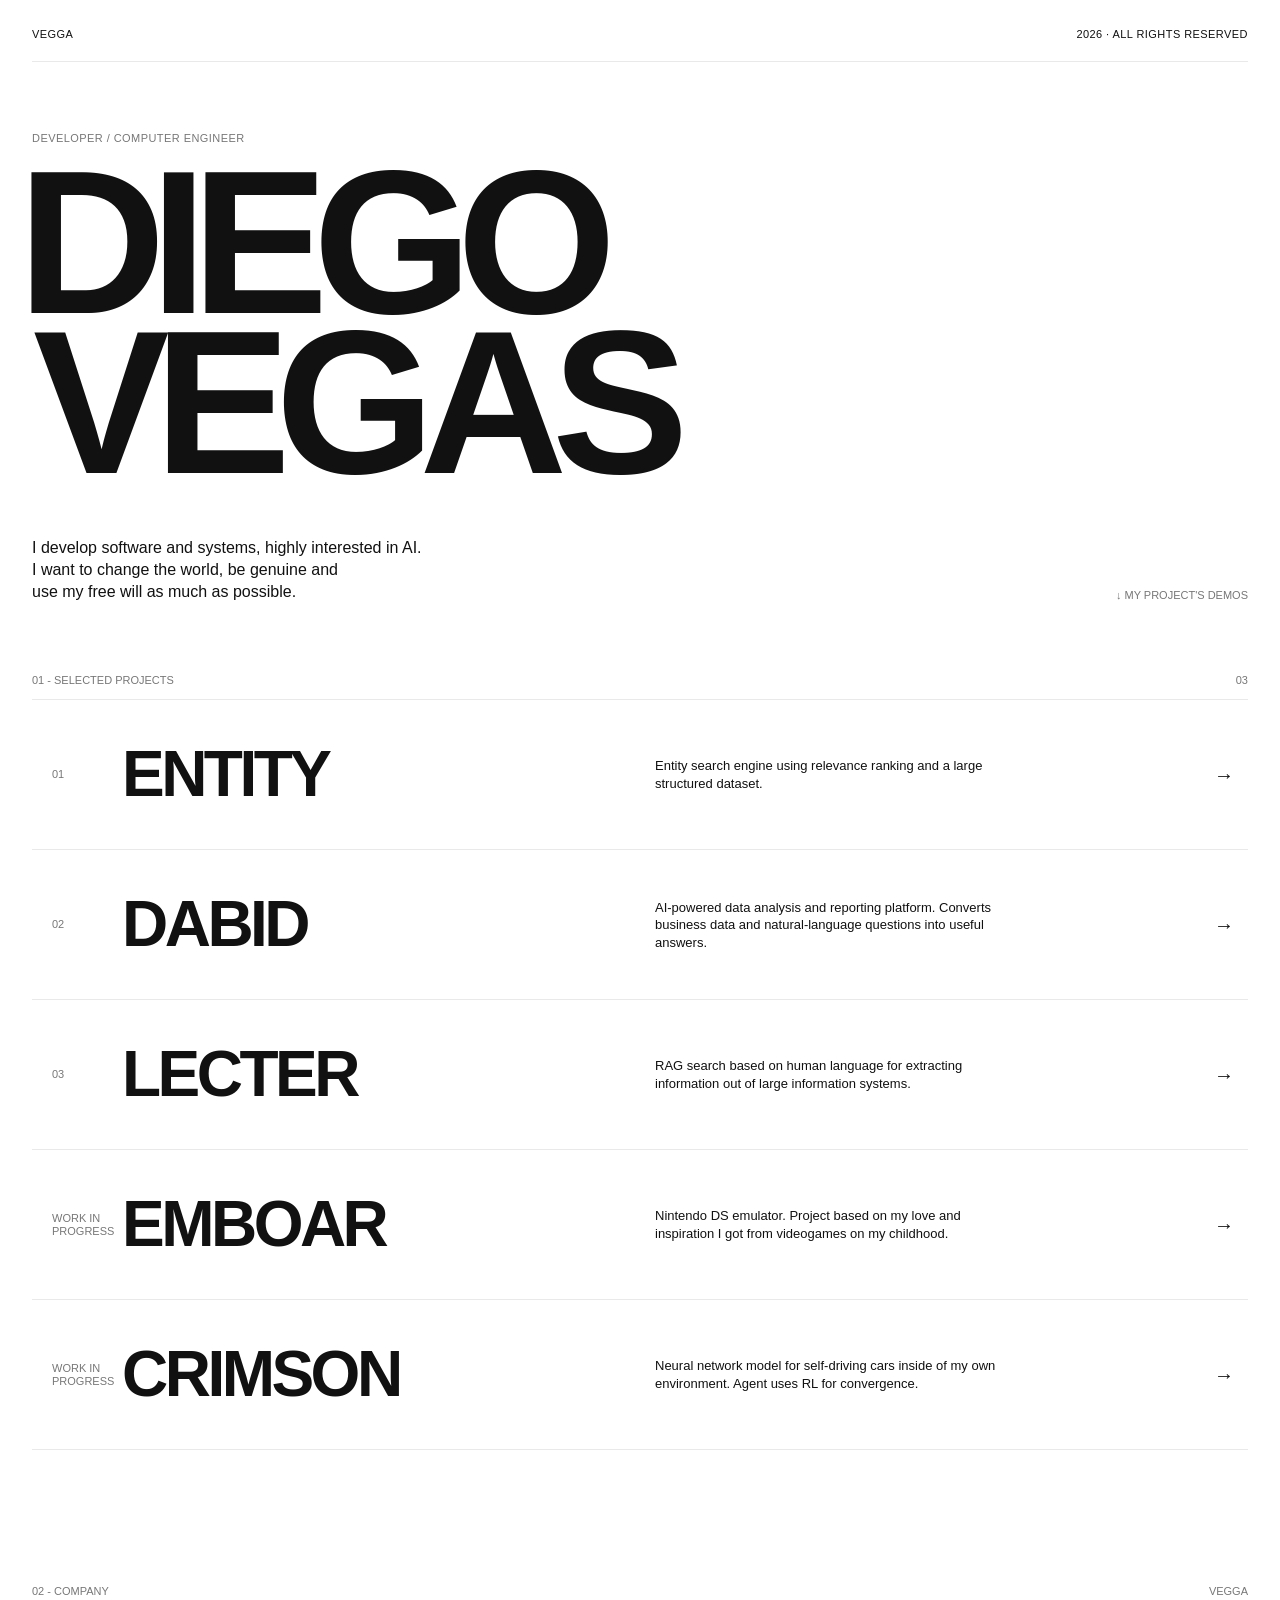
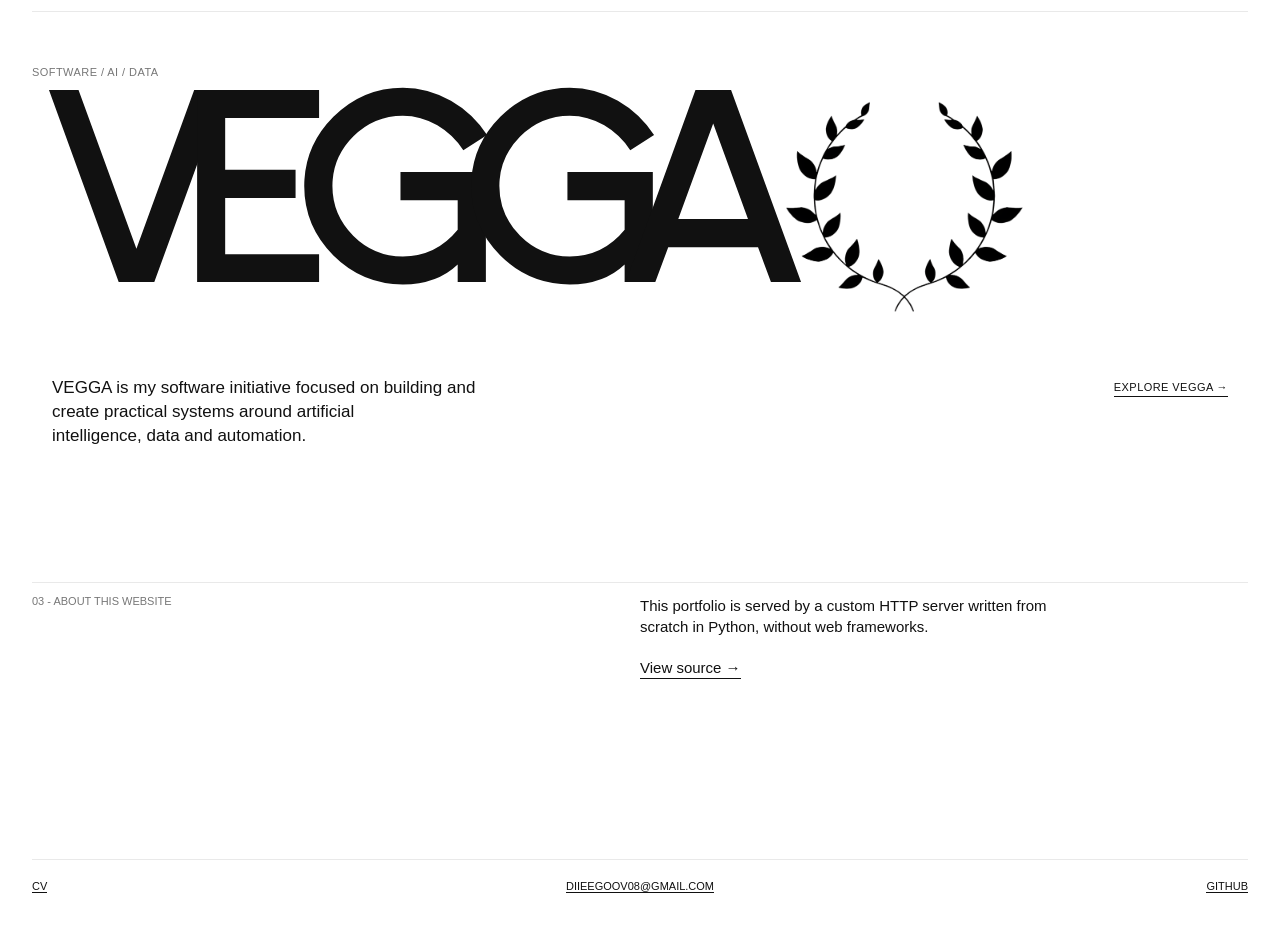
<file: index.html>
<!DOCTYPE html>
<html lang="es">
<head>
    <meta charset="UTF-8">
    <meta name="viewport" content="width=device-width, initial-scale=1.0">

    <title>Diego Vegas | Portfolio</title>

    <link rel="stylesheet" href="style.css">
    <link rel="icon" type="image/x-icon" href="resources/icono/favicon.ico">
</head>

<body>

<main>

    <nav class="topbar">
        <div class="topbar-left">
            <span>VEGGA</span>
        </div>

        <div class="topbar-right">
            2026 · ALL RIGHTS RESERVED
        </div>
    </nav>

    <header class="hero">

        <div class="hero-label">
            Developer / Computer Engineer
        </div>

        <h1>
            DIEGO<br>
            <span class="vegas-title">VEGAS</span>
        </h1>

        <div class="hero-bottom">

            <p class="hero-description">
                I develop software and systems, highly interested in AI.<br>
                I want to change the world, be genuine and<br>
                use my free will as much as possible.
            </p>

            <div class="scroll-label">
                ↓ My project's demos
            </div>

        </div>

    </header>

    <section class="projects-section">

        <div class="section-header">
            <span>01 - Selected projects</span>
            <span>03</span>
        </div>

        <div class="projects">

            <a class="project" href="entity">

                <span class="project-number">
                    01
                </span>

                <span class="project-name">
                    ENTITY
                </span>

                <span class="project-description">
                    Entity search engine using relevance ranking
                    and a large structured dataset.
                </span>

                <span class="project-arrow">
                    →
                </span>

            </a>


            <a class="project" href="dabid">

                <span class="project-number">
                    02
                </span>

                <span class="project-name">
                    DABID
                </span>

                <span class="project-description">
                    AI-powered data analysis and reporting platform.
                    Converts business data and natural-language
                    questions into useful answers.
                </span>

                <span class="project-arrow">
                    →
                </span>

            </a>


            <a class="project" href="lecter">

                <span class="project-number">
                    03
                </span>

                <span class="project-name">
                    LECTER
                </span>

                <span class="project-description">
                    RAG search based on human language for extracting
                    information out of large information systems.
                </span>

                <span class="project-arrow">
                    →
                </span>

            </a>


            <a class="project" href="emboar">

                <span class="project-number">
                    WORK IN<br>
                    PROGRESS
                </span>

                <span class="project-name">
                    EMBOAR
                </span>

                <span class="project-description">
                    Nintendo DS emulator. Project based on my love
                    and inspiration I got from videogames on my childhood.
                </span>

                <span class="project-arrow">
                    →
                </span>

            </a>


            <a class="project" href="crimson">

                <span class="project-number">
                    WORK IN<br>
                    PROGRESS
                </span>

                <span class="project-name">
                    CRIMSON
                </span>

                <span class="project-description">
                    Neural network model for self-driving cars inside
                    of my own environment. Agent uses RL for convergence.
                </span>

                <span class="project-arrow">
                    →
                </span>

            </a>

        </div>

    </section>

    <section class="vegga-section">

        <div class="section-header">
            <span>02 - Company</span>
            <span>VEGGA</span>
        </div>

        <div class="vegga-main">

            <div class="vegga-label">
                SOFTWARE / AI / DATA
            </div>

            <div class="vegga-title-row">

                <h2>
                    VEGGA
                </h2>

                <img
                    class="vegga-logo"
                    src="resources/logos/logo_negro.png"
                    alt="VEGGA logo"
                >

            </div>

            <div class="vegga-bottom">

                <p class="vegga-description">
                    VEGGA is my software initiative focused on
                    building and create practical systems around artificial<br>
                    intelligence, data and automation.
                </p>

                <div class="vegga-link">
                    <a href="vegga">
                        EXPLORE VEGGA →
                    </a>
                </div>

            </div>

        </div>

    </section>

    <section class="server-section">

        <div class="server-label">
            03 - About this website
        </div>

        <div class="server-text">

            This portfolio is served by a custom HTTP server
            written from scratch in Python, without web frameworks.

            <br>

            <a href="https://github.com/kkuntav/portfolio">
                View source →
            </a>

        </div>

    </section>

    <footer>

        <div>
            <a href="resources/cv/CurriculumVegasDiego.pdf" target="_blank">
                CV
            </a>
        </div>

        <div class="center">
            <a href="mailto:diieegoov08@gmail.com">
                diieegoov08@gmail.com
            </a>
        </div>

        <div class="right">
            <a href="https://github.com/kkuntav">
                GITHUB
            </a>
        </div>

    </footer>

</main>

</body>
</html>
</file>
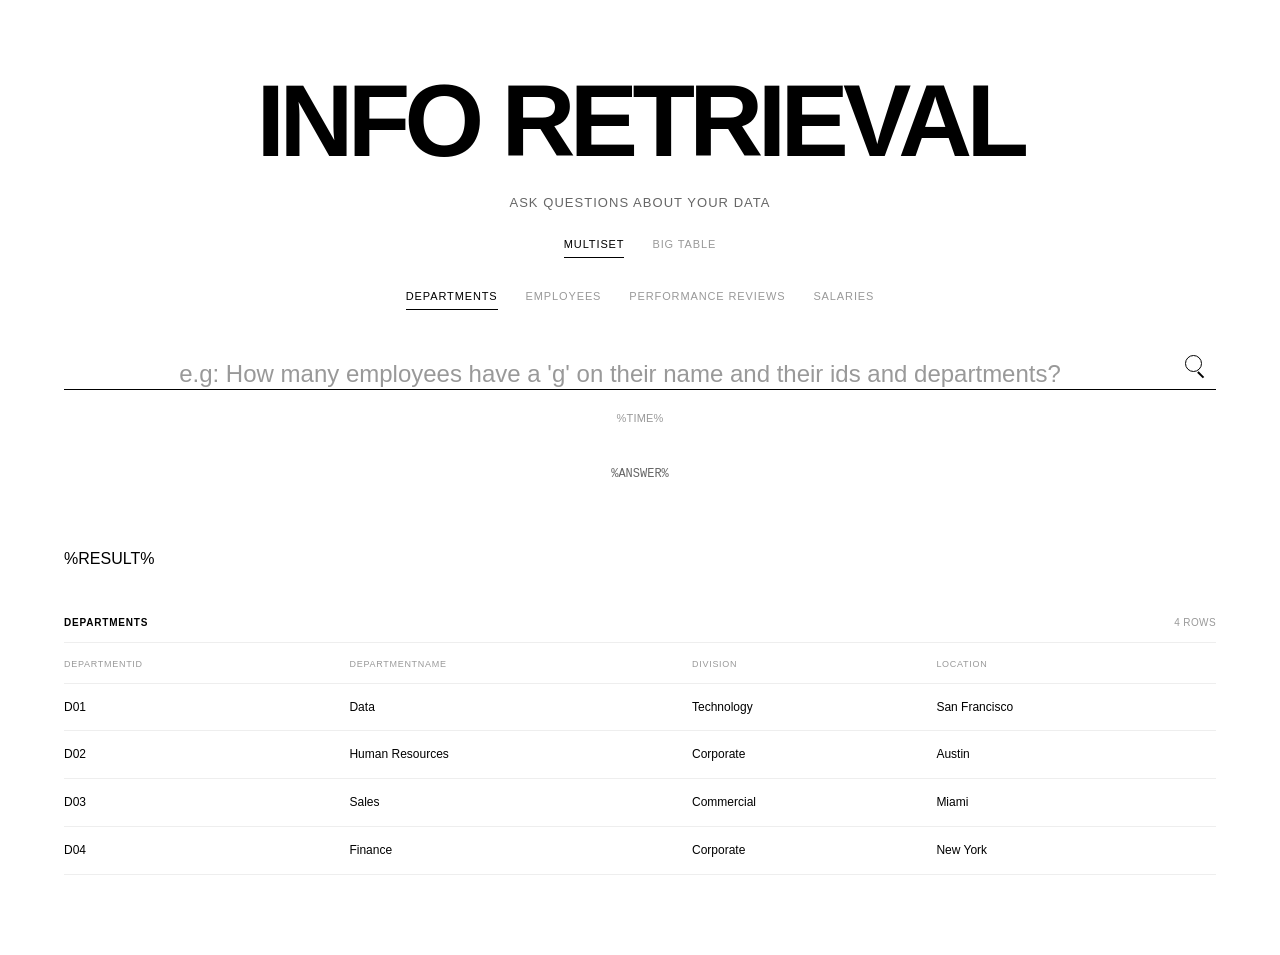
<file: dabid/index.html>
<!DOCTYPE html>
<html lang="en">

<head>

    <meta charset="UTF-8">
    <meta name="viewport" content="width=device-width, initial-scale=1.0">

    <title>VEGGA | DABID</title>

    <link rel="stylesheet" href="/dabid/style.css">
    <link rel="icon" type="image/x-icon" href="resources/icono/favicon.ico">


</head>

<body>

<main>

    <h1>INFO RETRIEVAL</h1>

    <h2>ASK QUESTIONS ABOUT YOUR DATA</h2>


    <!-- DATA MODE -->

    <div class="data-selector">

        <label>

            <input
                type="radio"
                name="data-mode"
                value="multiset"
                checked
            >

            <span>MULTISET</span>

        </label>


        <label>

            <input
                type="radio"
                name="data-mode"
                value="big-table"
            >

            <span>BIG TABLE</span>

        </label>

    </div>


    <!-- TABLE SELECTOR -->

    <div
        class="table-selector"
        id="table-selector"
    ></div>


    <!-- QUERY -->

    <form id="query-form">

        <div class="search-bar">

            <input
                type="text"
                id="query"
                name="query"
                placeholder="e.g: How many employees have a 'g' on their name and their ids and departments?"
                autocomplete="off"
            >

            <button
                type="submit"
                aria-label="Submit query"
            ></button>

        </div>

    </form>


    <!-- TIME -->

    <p class="time">%TIME%</p>


    <!-- LOADING -->

    <div
        class="loading"
        id="loading"
        style="display: none;"
    >

        <div class="loading-line">
            <span></span>
        </div>

        <p
            class="loading-text"
            id="loading-text"
        >
            ANALYZING DATA
        </p>

    </div>


    <!-- GENERATED SQL -->

    <div class="answer">%ANSWER%</div>


    <!-- QUERY RESULT -->

    <div class="excel-viewer result-viewer">

        <div class="excel-table">

            %RESULT%

        </div>

    </div>


    <!-- DATA PREVIEW -->

    <div
        class="excel-viewer"
        id="excel-viewer"
    >

        <div class="excel-header">

            <h3 id="excel-title">—</h3>

            <p id="excel-info">—</p>

        </div>


        <div class="excel-table">

            <table id="excel-table"></table>

        </div>

    </div>

</main>


<script>

    let selectedMode = "multiset";
    let selectedTable = "departments";

    const tables = {};

    const tableNames = [
        "departments",
        "employees",
        "performance_reviews",
        "salaries",
        "employee_data"
    ];


    const form =
        document.getElementById("query-form");

    const queryInput =
        document.getElementById("query");

    const tableSelector =
        document.getElementById("table-selector");

    const excelViewer =
        document.getElementById("excel-viewer");

    const excelTitle =
        document.getElementById("excel-title");

    const excelInfo =
        document.getElementById("excel-info");

    const excelTable =
        document.getElementById("excel-table");

    const answer =
        document.querySelector(".answer");

    const dataModeInputs =
        document.querySelectorAll(
            'input[name="data-mode"]'
        );


    /* =========================
       READ URL
    ========================= */

    function readURL() {

        const params =
            new URLSearchParams(
                window.location.search
            );

        const query =
            params.get("query");

        const mode =
            params.get("tables");


        if (query) {

            queryInput.value =
                query;

        }


        if (mode === "big-table") {

            selectedMode =
                "big-table";

        } else {

            selectedMode =
                "multiset";

        }


        dataModeInputs.forEach(
            function (input) {

                input.checked =
                    input.value ===
                    selectedMode;

            }
        );


        /*
         * When there is a query,
         * don't show the preview table.
         */

        if (query) {

            excelViewer.style.display =
                "none";

        }


        /*
         * Hide empty SQL container.
         */

        if (answer) {

            const answerText =
                answer.textContent.trim();

            if (!answerText) {

                answer.style.display =
                    "none";

            }

        }

    }


    /* =========================
       LOAD TABLES
    ========================= */

    async function loadTables() {

        for (const name of tableNames) {

            try {

                const response =
                    await fetch(
                        `/dabid/data/${name}.json`
                    );


                if (!response.ok) {

                    throw new Error(
                        `Failed to load ${name}`
                    );

                }


                tables[name] =
                    await response.json();

            } catch (error) {

                console.error(
                    `Error loading ${name}:`,
                    error
                );

            }

        }


        const params =
            new URLSearchParams(
                window.location.search
            );

        const query =
            params.get("query");


        /*
         * Don't render preview
         * when showing a result.
         */

        if (query) {

            return;

        }


        if (selectedMode === "big-table") {

            showBigTable();

        } else {

            showMultiset();

        }

    }


    /* =========================
       MULTISET
    ========================= */

    function showMultiset() {

        selectedMode =
            "multiset";

        selectedTable =
            "departments";

        tableSelector.innerHTML =
            "";


        const multisetTables = [
            "departments",
            "employees",
            "performance_reviews",
            "salaries"
        ];


        for (const name of multisetTables) {

            const button =
                document.createElement(
                    "button"
                );


            button.type =
                "button";

            button.className =
                "table-button";


            button.textContent =
                name
                    .replace("_", " ")
                    .toUpperCase();


            if (name === selectedTable) {

                button.classList.add(
                    "active"
                );

            }


            button.addEventListener(
                "click",
                function () {

                    showTable(name);

                }
            );


            tableSelector.appendChild(
                button
            );

        }


        showTable(
            selectedTable
        );

    }


    /* =========================
       BIG TABLE
    ========================= */

    function showBigTable() {

        selectedMode =
            "big-table";

        selectedTable =
            "employee_data";

        tableSelector.innerHTML =
            "";

        showTable(
            "employee_data"
        );

    }


    /* =========================
       SHOW TABLE
    ========================= */

    function showTable(name) {

        selectedTable =
            name;


        const data =
            tables[name];


        if (
            !data ||
            data.length === 0
        ) {

            excelTitle.textContent =
                name
                    .replace("_", " ")
                    .toUpperCase();


            excelInfo.textContent =
                "NO DATA AVAILABLE";


            excelTable.innerHTML =
                "";

            return;

        }


        /*
         * Active table button
         */

        const buttons =
            tableSelector.querySelectorAll(
                ".table-button"
            );


        buttons.forEach(
            function (button) {

                const buttonName =
                    button.textContent
                        .toLowerCase()
                        .replace(
                            / /g,
                            "_"
                        );


                if (
                    buttonName === name
                ) {

                    button.classList.add(
                        "active"
                    );

                } else {

                    button.classList.remove(
                        "active"
                    );

                }

            }
        );


        /*
         * Header
         */

        excelTitle.textContent =
            name
                .replace("_", " ")
                .toUpperCase();


        excelInfo.textContent =
            `${data.length} ROWS`;


        excelTable.innerHTML =
            "";


        /*
         * Columns
         */

        const columns =
            Object.keys(
                data[0]
            );


        /*
         * THEAD
         */

        const thead =
            document.createElement(
                "thead"
            );


        const headerRow =
            document.createElement(
                "tr"
            );


        for (const column of columns) {

            const th =
                document.createElement(
                    "th"
                );


            th.textContent =
                column.toUpperCase();


            headerRow.appendChild(
                th
            );

        }


        thead.appendChild(
            headerRow
        );

        excelTable.appendChild(
            thead
        );


        /*
         * TBODY
         */

        const tbody =
            document.createElement(
                "tbody"
            );


        for (const row of data) {

            const tr =
                document.createElement(
                    "tr"
                );


            for (const column of columns) {

                const td =
                    document.createElement(
                        "td"
                    );


                const value =
                    row[column];


                if (
                    value === null ||
                    value === undefined
                ) {

                    td.textContent =
                        "";

                } else {

                    td.textContent =
                        value;

                }


                tr.appendChild(
                    td
                );

            }


            tbody.appendChild(
                tr
            );

        }


        excelTable.appendChild(
            tbody
        );

    }


    /* =========================
       DATA MODE
    ========================= */

    dataModeInputs.forEach(
        function (input) {

            input.addEventListener(
                "change",
                function () {

                    /*
                     * Show preview again when
                     * switching datasets.
                     */

                    excelViewer.style.display =
                        "";


                    if (
                        input.value ===
                        "multiset"
                    ) {

                        showMultiset();

                    }


                    if (
                        input.value ===
                        "big-table"
                    ) {

                        showBigTable();

                    }

                }
            );

        }
    );


    /* =========================
       QUERY SUBMIT
    ========================= */

    form.addEventListener(
        "submit",
        function (event) {

            event.preventDefault();


            const userQuery =
                queryInput.value.trim();


            if (!userQuery) {

                return;

            }


            const params =
                new URLSearchParams();


            /*
             * IMPORTANT:
             * query is added FIRST.
             */

            params.set(
                "query",
                userQuery
            );


            /*
             * tables is added SECOND.
             */

            params.set(
                "tables",
                selectedMode
            );


            window.location.href =
                "/dabid?" +
                params.toString();

        }
    );


    /* =========================
       INITIALIZE
    ========================= */

    readURL();

    loadTables();

</script>

</body>

</html>
</file>
<file: style.css>
@font-face {
    font-family: 'VeggaFont';
    src: url('resources/sf_new_republic/SF_New_Republic_SC_Bold.ttf') format('truetype');
    font-weight: normal;
    font-style: normal;
}


/* =========================
   RESET
========================= */

* {
    margin: 0;
    padding: 0;
    box-sizing: border-box;
}

html {
    scroll-behavior: smooth;
    -webkit-font-smoothing: antialiased;
}

body {
    background: #ffffff;
    color: #111111;
    font-family: Helvetica, Arial, sans-serif;
    line-height: 1.2;
}

a {
    color: inherit;
    text-decoration: none;
}

main {
    width: 100%;
    padding: 28px 32px 32px;
}


/* =========================
   TOP BAR
========================= */

.topbar {
    display: grid;
    grid-template-columns: 1fr 1fr;
    align-items: center;

    padding-bottom: 20px;
    margin-bottom: 6vh;

    border-bottom: 1px solid #e9e9e9;

    font-size: 11px;
    text-transform: uppercase;
    letter-spacing: 0.04em;
}

.topbar-left {
    display: flex;
    align-items: center;
    gap: 8px;
}

.topbar-right {
    text-align: right;
}


/* =========================
   HERO
========================= */

.hero {
    min-height: 62vh;

    display: flex;
    flex-direction: column;
    justify-content: flex-end;

    padding-bottom: 8vh;
}

.hero-label {
    font-size: 11px;
    text-transform: uppercase;
    letter-spacing: 0.04em;

    color: #777777;

    margin-bottom: 18px;
}

.hero h1 {
    font-size: clamp(5rem, 16vw, 15rem);

    font-weight: 700;

    letter-spacing: -0.075em;
    line-height: 0.78;

    margin-left: -0.07em;
}

.vegas-title {
    display: inline-block;
    transform: translateX(0.075em);
}

.hero-bottom {
    display: flex;
    justify-content: space-between;
    align-items: flex-end;

    margin-top: 55px;
}

.hero-description {
    max-width: 420px;

    font-size: 16px;
    line-height: 1.35;
}

.scroll-label {
    font-size: 11px;

    text-transform: uppercase;

    color: #777777;
}


/* =========================
   SECTION HEADER
========================= */

.section-header {
    display: flex;
    justify-content: space-between;

    padding-bottom: 12px;

    border-bottom: 1px solid #e9e9e9;

    font-size: 11px;
    text-transform: uppercase;

    color: #777777;
}


/* =========================
   PROJECTS
========================= */

.projects {
    margin-top: 0;
}

.project {
    display: grid;
    grid-template-columns: 70px 1fr 1fr 40px;

    align-items: center;

    min-height: 150px;

    padding-left: 20px;
    padding-right: 20px;

    border-bottom: 1px solid #e9e9e9;

    transition:
        padding 0.25s ease,
        background 0.25s ease;
}

.project-number {
    font-size: 11px;
    color: #777777;
}

.project-name {
    font-size: clamp(2.3rem, 5vw, 5rem);

    font-weight: 700;

    letter-spacing: -0.055em;
    line-height: 0.9;
}

.project-description {
    max-width: 360px;

    font-size: 13px;
    line-height: 1.35;
}

.project-arrow {
    text-align: right;

    font-size: 20px;

    transform: translateX(6px);

    transition: transform 0.25s ease;
}

.project:hover {
    padding-left: 28px;
    padding-right: 12px;
}

.project:hover .project-arrow {
    transform: translateX(0);
}


/* =========================
   VEGGA
========================= */

.vegga-section {
    margin-top: 15vh;
}

.vegga-main {
    padding-top: 6vh;
}

.vegga-label {
    margin-bottom: 18px;

    font-size: 11px;
    text-transform: uppercase;
    letter-spacing: 0.04em;

    color: #777777;
}


/* VEGGA TITLE + LOGO */

.vegga-title-row {
    display: flex;
    align-items: center;

    gap: 2vw;

    padding-left: 20px;
}

.vegga-title-row h2 {
    font-family: 'VeggaFont', Helvetica, Arial, sans-serif;

    font-size: clamp(7rem, 22vw, 22rem);

    font-weight: normal;

    letter-spacing: -0.16em;
    line-height: 0.72;

    margin-left: 0;
}

.vegga-logo {
    width: clamp(170px, 20vw, 290px);
    height: auto;

    object-fit: contain;

    display: block;
}


/* VEGGA DESCRIPTION + LINK */

.vegga-bottom {
    display: flex;
    justify-content: space-between;
    align-items: flex-start;

    margin-top: 7vh;
}

.vegga-description {
    max-width: 430px;

    margin-left: 20px;

    font-size: 17px;
    line-height: 1.4;
}

.vegga-link {
    margin-right: 20px;
}

.vegga-link a {
    font-size: 11px;

    text-transform: uppercase;
    letter-spacing: 0.04em;

    border-bottom: 1px solid #111111;

    padding-bottom: 3px;
}


/* =========================
   ABOUT THIS WEBSITE
========================= */

.server-section {
    display: grid;
    grid-template-columns: 1fr 1fr;

    margin-top: 15vh;
    padding-top: 12px;

    border-top: 1px solid #e9e9e9;
}

.server-label {
    font-size: 11px;

    text-transform: uppercase;

    color: #777777;
}

.server-text {
    max-width: 420px;

    font-size: 15px;
    line-height: 1.4;
}

.server-text a {
    display: inline-block;

    margin-top: 20px;

    border-bottom: 1px solid #111111;
}


/* =========================
   FOOTER
========================= */

footer {
    display: grid;
    grid-template-columns: 1fr 1fr 1fr;

    margin-top: 20vh;
    padding-top: 20px;

    border-top: 1px solid #e9e9e9;

    font-size: 11px;
    text-transform: uppercase;
}

footer .center {
    text-align: center;
}

footer .right {
    text-align: right;
}

footer a {
    border-bottom: 1px solid #111111;

    color: inherit;
    text-decoration: none;

    transition: border-color 0.2s ease;
}


/* =========================
   SCROLLBAR
========================= */

::-webkit-scrollbar {
    width: 5px;
}

::-webkit-scrollbar-track {
    background: #ffffff;
}

::-webkit-scrollbar-thumb {
    background: #cccccc;
}

::-webkit-scrollbar-thumb:hover {
    background: #999999;
}


/* =========================
   MOBILE
========================= */

@media (max-width: 700px) {

    main {
        padding: 20px;
    }


    /* HERO */

    .hero {
        min-height: 65vh;
    }

    .hero h1 {
        font-size: clamp(4.5rem, 23vw, 9rem);
    }

    .hero-bottom {
        display: block;
    }

    .hero-description {
        max-width: 330px;
    }

    .scroll-label {
        margin-top: 30px;
    }


    /* PROJECTS */

    .project {
        grid-template-columns: 35px 1fr 25px;

        min-height: 125px;
    }

    .project-description {
        display: none;
    }

    .project-name {
        font-size: clamp(2.2rem, 12vw, 4rem);
    }


    /* VEGGA */

    .vegga-section {
        margin-top: 12vh;
    }

    .vegga-main {
        padding-top: 8vh;
    }

    .vegga-title-row {
        gap: 20px;
        padding-left: 0;
    }

    .vegga-title-row h2 {
        font-size: clamp(5rem, 25vw, 9rem);
        letter-spacing: -0.10em;
    }

    .vegga-logo {
        width: 85px;
    }

    .vegga-bottom {
        display: block;
    }

    .vegga-description {
        max-width: 330px;

        margin-top: 0;
        margin-left: 0;
    }

    .vegga-link {
        margin-top: 30px;
        margin-left: 0;
        margin-right: 0;
    }


    /* ABOUT */

    .server-section {
        grid-template-columns: 1fr;

        gap: 30px;

        margin-top: 12vh;
    }


    /* FOOTER */

    footer {
        grid-template-columns: 1fr;

        gap: 15px;

        margin-top: 15vh;
    }

    footer .center,
    footer .right {
        text-align: left;
    }
}
</file>
<file: dabid/style.css>
:root {
    --black: #000000;
    --white: #ffffff;
    --ink-60: #666666;
    --ink-40: #999999;
    --font-main: 'Helvetica Neue', Arial, sans-serif;
    --max-width: 1180px;
}

* {
    box-sizing: border-box;
    margin: 0;
    padding: 0;
}

html {
    width: 100%;
}

body {
    width: 100%;
    min-height: 100vh;

    background: var(--white);
    color: var(--black);

    font-family: var(--font-main);

    padding: 75px 5vw 80px;
}

button,
input {
    font-family: var(--font-main);
}


/* =========================
   SCROLLBAR
   ========================= */

::-webkit-scrollbar {
    width: 5px;
    height: 5px;
}

::-webkit-scrollbar-track {
    background: #ffffff;
}

::-webkit-scrollbar-thumb {
    background: #cccccc;
}

::-webkit-scrollbar-thumb:hover {
    background: #999999;
}


/* =========================
   TITLE
   ========================= */

h1 {
    width: 100%;
    max-width: var(--max-width);

    margin: 0 auto 28px;

    font-family: var(--font-main);
    font-size: clamp(3.2rem, 8vw, 7.8rem);
    font-weight: 900;

    letter-spacing: -0.055em;
    line-height: 0.9;

    text-align: center;

    white-space: nowrap;
}


/* =========================
   SUBTITLE
   ========================= */

h2 {
    width: 100%;
    max-width: var(--max-width);

    margin: 0 auto 28px;

    font-family: var(--font-main);
    font-size: 13px;
    font-weight: 500;

    letter-spacing: 0.08em;

    color: var(--ink-60);

    text-align: center;
    text-transform: uppercase;
}


/* =========================
   FORM
   ========================= */

form {
    width: 100%;
    max-width: var(--max-width);

    margin: 0 auto;
}


/* =========================
   DATA SELECTOR
   ========================= */

.data-selector {
    width: fit-content;

    margin: 0 auto 32px;

    display: flex;
    align-items: center;

    gap: 28px;
}

.data-selector label {
    position: relative;

    cursor: pointer;

    font-family: var(--font-main);
    font-size: 11px;
    font-weight: 500;

    letter-spacing: 0.08em;

    color: var(--ink-40);

    transition: color 0.2s ease;
}

.data-selector input {
    position: absolute;

    opacity: 0;
    pointer-events: none;
}

.data-selector span {
    display: block;

    padding-bottom: 7px;

    border-bottom: 1px solid transparent;

    transition:
        color 0.2s ease,
        border-color 0.2s ease;
}

.data-selector input:checked + span {
    color: var(--black);

    border-bottom: 1px solid var(--black);
}

.data-selector label:hover span {
    color: var(--black);
}


/* =========================
   TABLE SELECTOR
   ========================= */

.table-selector {
    width: fit-content;

    margin: 0 auto 32px;

    display: flex;
    align-items: center;

    gap: 28px;
}

.table-selector button {
    position: relative;

    appearance: none;

    border: none;
    background: transparent;

    padding: 0 0 7px;

    cursor: pointer;

    font-family: var(--font-main);
    font-size: 11px;
    font-weight: 500;

    letter-spacing: 0.08em;

    color: var(--ink-40);

    border-bottom: 1px solid transparent;

    transition:
        color 0.2s ease,
        border-color 0.2s ease;
}

.table-selector button:hover {
    color: var(--black);
}

.table-selector button.active {
    color: var(--black);

    border-bottom: 1px solid var(--black);
}


/* =========================
   SEARCH BAR
   ========================= */

.search-bar {
    position: relative;

    width: 100%;
    height: 48px;

    display: flex;
    align-items: center;

    border-bottom: 1.5px solid var(--black);
}

.search-bar input[type="text"] {
    flex: 1;

    width: 100%;
    height: 48px;

    border: none;
    outline: none;

    background: transparent;

    color: var(--black);

    font-family: var(--font-main);
    font-size: 24px;
    font-weight: 400;

    text-align: center;

    padding: 17px 50px 0 10px;
}

.search-bar input[type="text"]::placeholder {
    color: var(--ink-40);
}

.search-bar input[type="text"]:focus {
    outline: none;
}


/* =========================
   SEARCH BUTTON
   ========================= */

.search-bar button[type="submit"] {
    position: absolute;

    right: 5px;
    bottom: 8px;

    width: 28px;
    height: 28px;

    border: none;
    background: transparent;

    cursor: pointer;

    transition: opacity 0.2s ease;
}

.search-bar button[type="submit"]::before {
    content: "";

    position: absolute;

    width: 15px;
    height: 15px;

    left: 2px;
    top: 2px;

    border: 1.6px solid var(--black);

    border-radius: 50%;
}

.search-bar button[type="submit"]::after {
    content: "";

    position: absolute;

    width: 8px;
    height: 1.6px;

    left: 15px;
    top: 18px;

    background: var(--black);

    transform: rotate(45deg);

    transform-origin: left center;
}

.search-bar button[type="submit"]:hover {
    opacity: 0.4;
}


/* =========================
   TIME
   ========================= */

.time {
    width: 100%;
    max-width: var(--max-width);

    margin: 22px auto 25px;

    font-family: var(--font-main);
    font-size: 11px;
    font-weight: 400;

    letter-spacing: 0.015em;

    color: var(--ink-40);

    text-align: center;
}


/* =========================
   LOADING
   ========================= */

.loading {
    display: none;

    width: 100%;
    max-width: 300px;

    margin: 0 auto 50px;

    text-align: center;
}

.loading-line {
    position: relative;

    width: 100%;
    height: 1px;

    background: #dddddd;

    overflow: hidden;
}

.loading-line span {
    position: absolute;

    top: -2px;
    left: -20%;

    width: 20%;
    height: 5px;

    background: var(--black);

    animation: scanning 1.4s ease-in-out infinite;
}

.loading-text {
    margin-top: 14px;

    font-family: var(--font-main);
    font-size: 9px;
    font-weight: 500;

    letter-spacing: 0.1em;

    color: var(--ink-40);
}

@keyframes scanning {

    0% {
        left: -20%;
    }

    50% {
        left: 100%;
    }

    100% {
        left: -20%;
    }

}


/* =========================
   GENERATED SQL
   ========================= */

.answer {
    width: fit-content;
    max-width: min(900px, 90vw);

    margin: 0 auto;

    padding: 15px 0 30px;

    font-family: "Courier New", Courier, monospace;
    font-size: 12px;
    font-weight: 400;

    line-height: 1.7;
    letter-spacing: 0;

    color: var(--ink-60);

    text-align: left;

    white-space: pre-wrap;
}


/* =========================
   RESULT VIEWER
   ========================= */

.result-viewer {
    margin-top: 10px;
}


/* =========================
   EXCEL VIEWER
   ========================= */

.excel-viewer {
    width: 100%;
    max-width: var(--max-width);

    margin: 35px auto 0;

    border-top: none;
}


/* =========================
   EXCEL HEADER
   ========================= */

.excel-header {
    display: flex;

    justify-content: space-between;
    align-items: baseline;

    padding: 14px 0;

    border-bottom: 1px solid #eeeeee;
}

#excel-title {
    font-size: 10px;
    font-weight: 600;

    letter-spacing: 0.08em;

    text-transform: uppercase;

    color: var(--black);
}

#excel-info {
    font-size: 10px;

    letter-spacing: 0.04em;

    text-transform: uppercase;

    color: var(--ink-40);
}


/* =========================
   TABLE
   ========================= */

.excel-table {
    width: 100%;

    overflow-x: auto;

    margin: 0;
}

.excel-table table {
    width: 100%;

    border-collapse: collapse;

    font-family: var(--font-main);
    font-size: 12px;

    white-space: nowrap;
}

.excel-table thead {
    border-bottom: 1px solid #eeeeee;
}

.excel-table th {
    padding: 16px 24px 14px 0;

    text-align: left;

    font-size: 9px;
    font-weight: 500;

    text-transform: uppercase;

    letter-spacing: 0.08em;

    color: var(--ink-40);
}

.excel-table td {
    padding: 15px 24px 15px 0;

    border-bottom: 1px solid #eeeeee;

    font-size: 12px;

    line-height: 1.4;

    vertical-align: top;
}

.excel-table tbody tr {
    transition: background 0.15s ease;
}

.excel-table tbody tr:hover {
    background: #fafafa;
}


/* =========================
   EMPTY
   ========================= */

.excel-empty {
    padding: 35px 0;

    font-size: 10px;

    text-transform: uppercase;

    letter-spacing: 0.08em;

    color: var(--ink-40);

    text-align: center;
}


/* =========================
   MOBILE
   ========================= */

@media (max-width: 750px) {

    body {
        padding: 50px 24px 50px;
    }


    h1 {
        font-size: 11vw;

        letter-spacing: -0.06em;

        margin-bottom: 22px;
    }


    h2 {
        font-size: 10px;

        line-height: 1.5;

        margin-bottom: 24px;
    }


    .data-selector {
        gap: 20px;

        margin-bottom: 28px;
    }


    .data-selector label {
        font-size: 9px;
    }


    .data-selector span {
        padding-bottom: 6px;
    }


    .table-selector {
        width: 100%;

        justify-content: center;

        gap: 20px;

        margin-bottom: 28px;

        overflow-x: auto;

        white-space: nowrap;
    }


    .table-selector button {
        flex-shrink: 0;

        font-size: 9px;
    }


    .search-bar {
        height: 44px;
    }


    .search-bar input[type="text"] {
        height: 44px;

        font-size: 20px;

        padding: 14px 40px 0 10px;
    }


    .search-bar button[type="submit"] {
        bottom: 6px;
    }


    .time {
        font-size: 9px;

        line-height: 1.5;

        margin-bottom: 45px;
    }


    .loading {
        max-width: 250px;

        margin-bottom: 40px;
    }


    .loading-text {
        font-size: 8px;
    }


    .answer {
        width: 100%;

        max-width: 100%;

        padding: 10px 5px 20px;

        font-size: 11px;

        line-height: 1.7;

        text-align: left;

        overflow-x: auto;
    }


    .excel-viewer {
        margin-top: 45px;
    }


    .excel-table table {
        min-width: 700px;
    }


    .excel-table th {
        padding-right: 18px;
    }


    .excel-table td {
        padding-right: 18px;
    }

}
</file>
